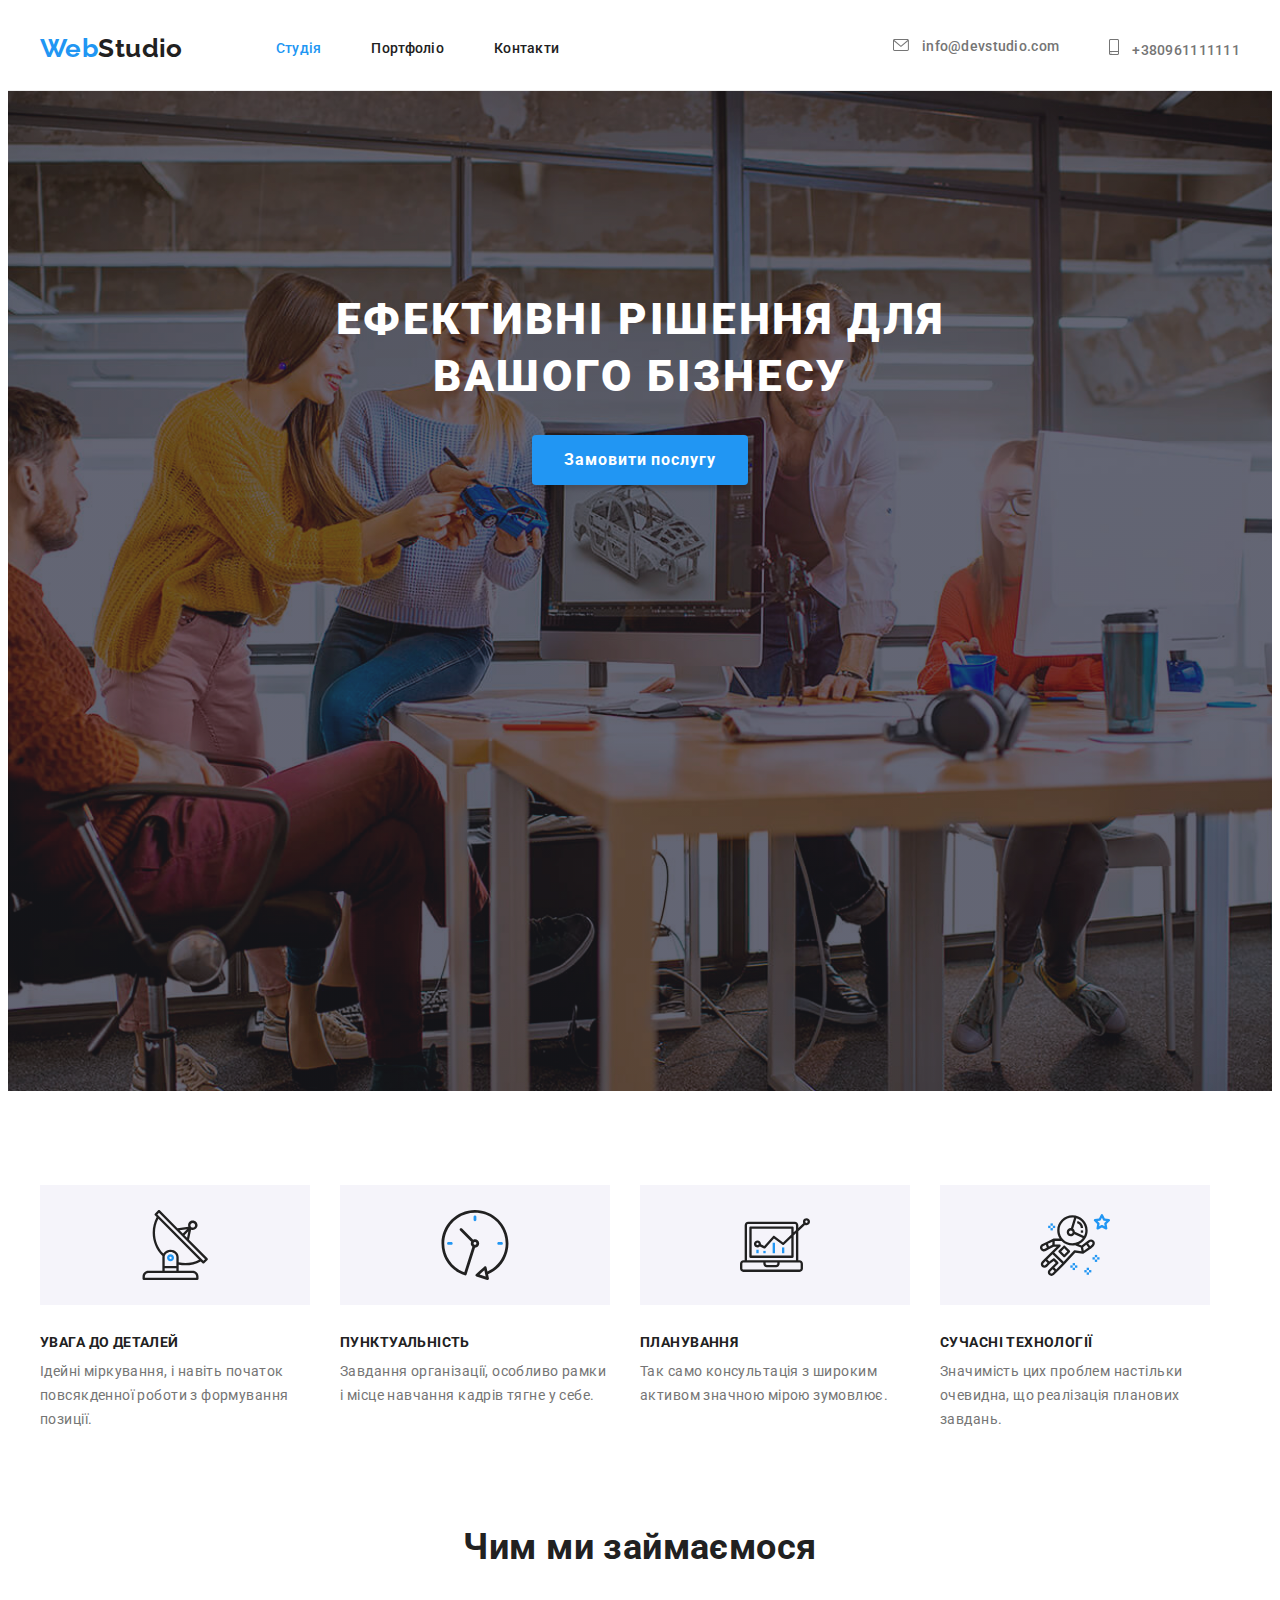
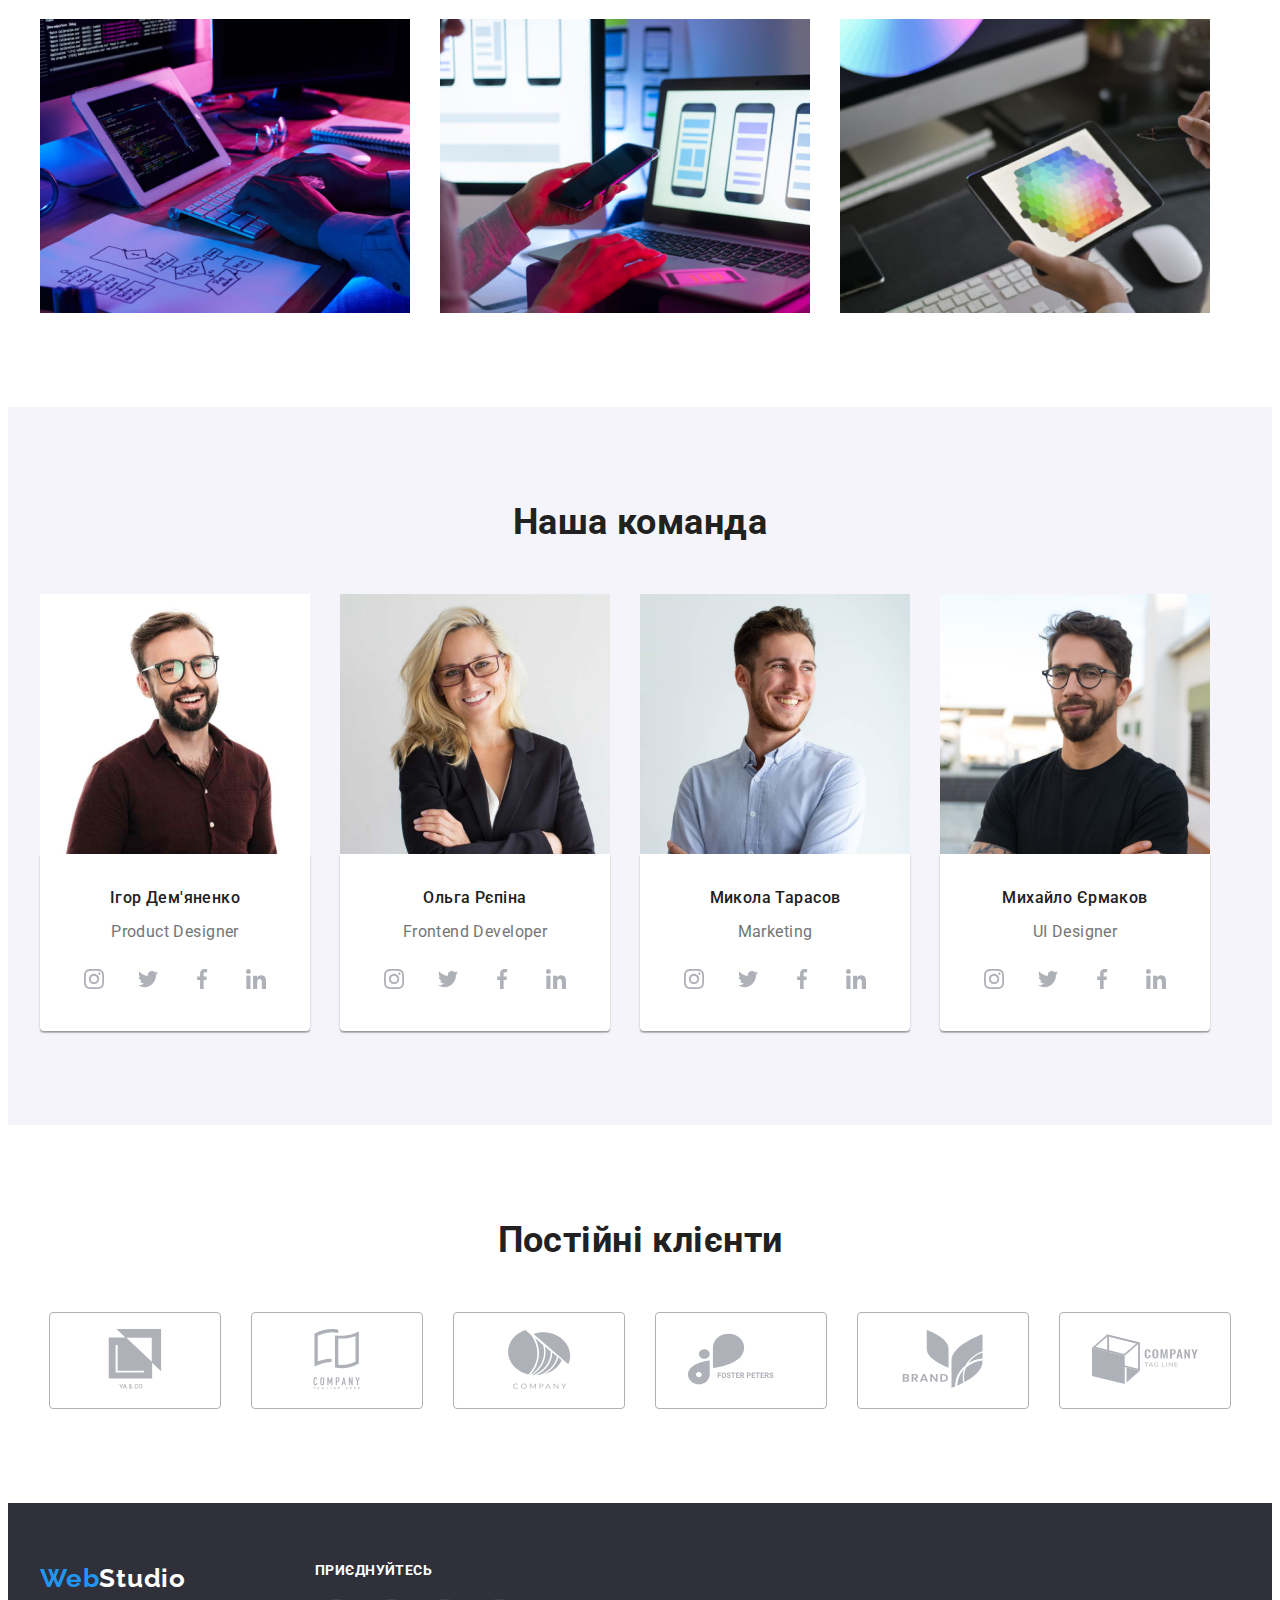
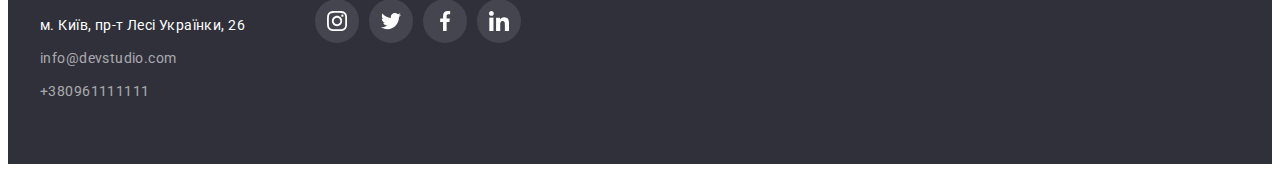
<file: index.html>
<!DOCTYPE html>
<html lang="uk">

<head>
  <meta charset="UTF-8">
  <meta http-equiv="X-UA-Compatible" content="IE=edge">
  <meta name="viewport" content="width=device-width, initial-scale=1.0">
  <title> Студія </title>
  <link href="https://fonts.googleapis.com/css2?family=Raleway:wght@700&family=Roboto:wght@400;500;700;900&display=swap"
    rel="stylesheet">

  <link rel="stylesheet" href="https://cdnjs.cloudflare.com/ajax/libs/modern-normalize/1.1.0/modern-normalize.min.css"
    integrity="sha512-wpPYUAdjBVSE4KJnH1VR1HeZfpl1ub8YT/NKx4PuQ5NmX2tKuGu6U/JRp5y+Y8XG2tV+wKQpNHVUX03MfMFn9Q=="
    crossorigin="anonymous" referrerpolicy="no-referrer" />

  <link rel="stylesheet" href="./CSS/styles.css">
</head>

<body>
  <!--Навігація-->

  <header class="page-header">
    <div class="container header-container">
      <nav class="site-nav">
        <a href="" class="logo-nav"> <span class="web-accent">Web</span>Studio </a>
        <ul class="item-list">
          <li class="item"> <a href="./index.html" class="current-link"> Студія </a> </li>
          <li class="item"> <a href="./portfolio.html" class="link"> Портфоліо </a> </li>
          <li class="item"> <a href="" class="link"> Контакти </a> </li>
        </ul>
      </nav>

      <ul class="contacts-list">
        <li class="step"> <a href="mailto:info@devstudio.com" class="mail-accent">
            <svg class="header-icon" width="16" height="12">
              <use href="./images/icons.svg#icon-envelope-1"> </use>
            </svg> info@devstudio.com </a>
        </li>

        <li class="step"> <a href="tel:+380961111111" class="tel-number">
            <svg class="header-icon" width="10" height="16">
              <use href="./images/icons.svg#icon-smartphone"></use>
            </svg> +380961111111
          </a> </li>
      </ul>
    </div>
  </header>


  <main>
    <!--Шапка-->
    <section class="section hero">
      <h1 class="hero-title"> Ефективні рішення для вашого бізнесу </h1>
      <button type="button" class="hero-button"> Замовити послугу </button>
    </section>

    <!--Особливості-->
    <section class="section section-list">
      <div class="container">
        <h2 hidden> для додавання заголовку h3</h2>
        <ul class="feature-list">
          <li class="feature-item">
            <div class="feature-icon">
              <svg width="70" height="70">
                <use href="./images/icons.svg#icon-sputnik">
                </use>
              </svg>
            </div>
            <h3 class="future-title"> УВАГА ДО ДЕТАЛЕЙ </h3>
            <p class="features-text"> Ідейні міркування, і навіть початок повсякденної роботи з формування позиції.
            </p>

          </li>

          <li class="feature-item">
            <div class="feature-icon">
              <svg width="70" height="70">
                <use href="./images/icons.svg#icon-clock"></use>
              </svg>
            </div>
            <h3 class="future-title"> ПУНКТУАЛЬНІСТЬ</h3>
            <p class="features-text"> Завдання організації, особливо рамки і місце навчання кадрів тягне у себе. </p>


          </li>
          <li class="feature-item">
            <div class="feature-icon">
              <svg width="70" height="70">
                <use href="./images/icons.svg#icon-diagram"> </use>
              </svg>
            </div>
            <h3 class="future-title">ПЛАНУВАННЯ</h3>
            <p class="features-text">Так само консультація з широким активом значною мірою зумовлює.</p>

          </li>

          <li class="feature-item">
            <div class="feature-icon">
              <svg width="70" height="70">
                <use href="./images/icons.svg#icon-astronaut"> </use>
              </svg>
            </div>
            <h3 class="future-title"> СУЧАСНІ ТЕХНОЛОГІЇ</h3>
            <p class="features-text"> Значимість цих проблем настільки очевидна, що реалізація планових завдань. </p>

          </li>
        </ul>
      </div>
    </section>

    <section class="section section-work">
      <div class="container">
        <h2 class="section-title">Чим ми займаємося</h2>
        <ul class="work-list">
          <li class="work-item"> <a href=""> <img src="./images/img1.jpg" alt="Клавіатура" height="294" width="370">
            </a> </li>
          <li class="work-item"> <a href=""> <img src="./images/img2.jpg" alt="Телефон" height="294" width="370"> </a>
          </li>
          <li class="work-item"> <a href=""> <img src="./images/img3.jpg" alt="Планшет" height="294" width="370"> </a>
          </li>
        </ul>
      </div>
    </section>

    <!-- Наша команда -->
    <section class="section our-team">
      <div class="container">
        <h2 class="section-title"> Наша команда </h2>
        <ul class="team-style">
          <li class="team-item">
            <img src="./images/IgorD1.jpg" alt="Ігор_Демяненко" width="270" height="260">
            <div class="team-workers">
              <h3 class="team-worker">Ігор Дем'яненко </h3>
              <p class="team-job"> Product Designer</p>

              <ul class="social-network-list">
                <li class="network-list">
                  <a href="" class="network-link">
                    <svg class="network-icon" width="20" height="20">
                      <use href="./images/icons.svg#icon-instagram"> </use>
                    </svg>
                  </a>
                </li>

                <li class="network-list">
                  <a href="" class="network-link">
                    <svg class="network-icon" width="20" height="20">
                      <use href="./images/icons.svg#icon-twitter"> </use>
                    </svg>
                  </a>
                </li>

                <li class="network-list">
                  <a href="" class="network-link">
                    <svg class="network-icon" width="20" height="20">
                      <use href="./images/icons.svg#icon-facebook"> </use>
                    </svg>
                  </a>
                </li>

                <li class="network-list">
                  <a href="" class="network-link">
                    <svg class="network-icon" width="20" height="20">
                      <use href="./images/icons.svg#icon-linkedin"> </use>
                    </svg>
                  </a>
                </li>
              </ul>
            </div>
          </li>

          <li class="team-item">
            <img src="./images/OlgaR2.jpg" alt="Ольга_Демяненко" width="270" height="260">
            <div class="team-workers">
              <h3 class="team-worker"> Ольга Рєпіна </h3>
              <p class="team-job">Frontend Developer</p>
              <ul class="social-network-list">
                <li class="network-list">
                  <a href="" class="network-link">
                    <svg class="network-icon" width="20" height="20">
                      <use href="./images/icons.svg#icon-instagram"> </use>
                    </svg>
                  </a>
                </li>

                <li class="network-list">
                  <a href="" class="network-link">
                    <svg class="network-icon" width="20" height="20">
                      <use href="./images/icons.svg#icon-twitter"> </use>
                    </svg>
                  </a>
                </li>

                <li class="network-list">
                  <a href="" class="network-link">
                    <svg class="network-icon" width="20" height="20">
                      <use href="./images/icons.svg#icon-facebook"> </use>
                    </svg>
                  </a>
                </li>

                <li class="network-list">
                  <a href="" class="network-link">
                    <svg class="network-icon" width="20" height="20">
                      <use href="./images/icons.svg#icon-linkedin"> </use>
                    </svg>
                  </a>
                </li>
              </ul>

            </div>
          </li>

          <li class="team-item">
            <img src="./images/MykT3.jpg" alt="Микола_Тарасенко" width="270" height="260">
            <div class="team-workers">
              <h3 class="team-worker"> Микола Тарасов </h3>
              <p class="team-job">Marketing</p>
              <ul class="social-network-list">
                <li class="network-list">
                  <a href="" class="network-link">
                    <svg class="network-icon" width="20" height="20">
                      <use href="./images/icons.svg#icon-instagram"> </use>
                    </svg>
                  </a>
                </li>

                <li class="network-list">
                  <a href="" class="network-link">
                    <svg class="network-icon" width="20" height="20">
                      <use href="./images/icons.svg#icon-twitter"> </use>
                    </svg>
                  </a>
                </li>

                <li class="network-list">
                  <a href="" class="network-link">
                    <svg class="network-icon" width="20" height="20">
                      <use href="./images/icons.svg#icon-facebook"> </use>
                    </svg>
                  </a>
                </li>

                <li class="network-list">
                  <a href="" class="network-link">
                    <svg class="network-icon" width="20" height="20">
                      <use href="./images/icons.svg#icon-linkedin"> </use>
                    </svg>
                  </a>
                </li>
              </ul>

            </div>
          </li>

          <li class="team-item">
            <img src="./images/Мyhaylo4.jpg" alt="МИхайло_Єрмаков" width="270" height="260">
            <div class="team-workers">
              <h3 class="team-worker"> Михайло Єрмаков </h3>
              <p class="team-job">UI Designer</p>

              <ul class="social-network-list">
                <li class="network-list">
                  <a href="" class="network-link">
                    <svg class="network-icon" width="20" height="20">
                      <use href="./images/icons.svg#icon-instagram"> </use>
                    </svg>
                  </a>
                </li>

                <li class="network-list">
                  <a href="" class="network-link">
                    <svg class="network-icon" width="20" height="20">
                      <use href="./images/icons.svg#icon-twitter"> </use>
                    </svg>
                  </a>
                </li>

                <li class="network-list">
                  <a href="" class="network-link">
                    <svg class="network-icon" width="20" height="20">
                      <use href="./images/icons.svg#icon-facebook"> </use>
                    </svg>
                  </a>
                </li>

                <li class="network-list">
                  <a href="" class="network-link">
                    <svg class="network-icon" width="20" height="20">
                      <use href="./images/icons.svg#icon-linkedin"> </use>
                    </svg>
                  </a>
                </li>
              </ul>

            </div>
          </li>
        </ul>
      </div>
    </section>

    <!--НАШІ КЛІЄНТИ-->

    <section class="clients-section section">
      <div class="container">
        <h2 class="clients-title">Постійні клієнти</h2>
        <ul class="clients-list">
          <li class="clients-item">
            <a class="clients-link" href="">
              <svg class="clients-icon" width="106" height="60">
                <use href="./images/icons.svg#icon-group-1"></use>
              </svg>
            </a>
          </li>
          <li class="clients-item">
            <a class="clients-link" href="">
              <svg class="clients-icon" width="106" height="60">
                <use href="./images/icons.svg#icon-group-2"></use>
              </svg>
            </a>
          </li>
          <li class="clients-item">
            <a class="clients-link" href="">
              <svg class="clients-icon" width="106" height="60">
                <use href="./images/icons.svg#icon-group-3"></use>
              </svg>
            </a>
          </li>
          <li class="clients-item">
            <a class="clients-link" href="">
              <svg class="clients-icon" width="106" height="60">
                <use href="./images/icons.svg#icon-group-4"></use>
              </svg>
            </a>
          </li>
          <li class="clients-item">
            <a class="clients-link" href="">
              <svg class="clients-icon" width="106" height="60">
                <use href="./images/icons.svg#icon-group-5"></use>
              </svg>
            </a>
          </li>
          <li class="clients-item">
            <a class="clients-link" href="">
              <svg class="clients-icon" width="106" height="60">
                <use href="./images/icons.svg#icon-group-6"></use>
              </svg>
            </a>
          </li>
        </ul>

      </div>
  </main>

  <!--Футер-->
  <footer class="footer">
    <div class="container">
      <div class="footer-left">
      
          <a href="./index.html" class="logo-foot"> <span class="web-accent">Web</span>Studio </a>
       
        <address class="footer-contacts">
          <ul class="contacts-box">
            <li class="footer-contact-item"> <a href="https://goo.gl/maps/c17dUtmcHRf1ZoTh7" class="place"> м. Київ,
                пр-т
                Лесі Українки,
                26 </a>
            </li>

            <li li class="footer-contact-item"> <a href="mailto:info@devstudio.com " class="mail"> info@devstudio.com
              </a>
            </li>

            <li li class="footer-contact-item"> <a href="tel:+380961111111" class="number">+380961111111</a> </li>
          </ul>
        </address>
      </div>

      <div class="footer-right">
        <p class="social-title">приєднуйтесь</p>
        <ul class="social-list">
          <li class="network-list"><a class="network-link" href="">
              <svg class="network-icon" width="20" height="20">
                <use href="./images/icons.svg#icon-instagram"></use>
              </svg>
            </a></li>
          <li class="network-list"><a class="network-link" href="">
              <svg class="network-icon" width="20" height="20">
                <use href="./images/icons.svg#icon-twitter"></use>
              </svg>
            </a></li>
          <li class="network-list"><a class="network-link" href="">
              <svg class="network-icon" width="20" height="20">
                <use href="./images/icons.svg#icon-facebook"></use>
              </svg>
            </a></li>
          <li class="network-list"><a class="network-link" href="">
              <svg class="network-icon" width="20" height="20">
                <use href="./images/icons.svg#icon-linkedin"></use>
              </svg>
            </a></li>
        </ul>
      </div>


    </div>
  </footer>
</body>

</html>
</file>
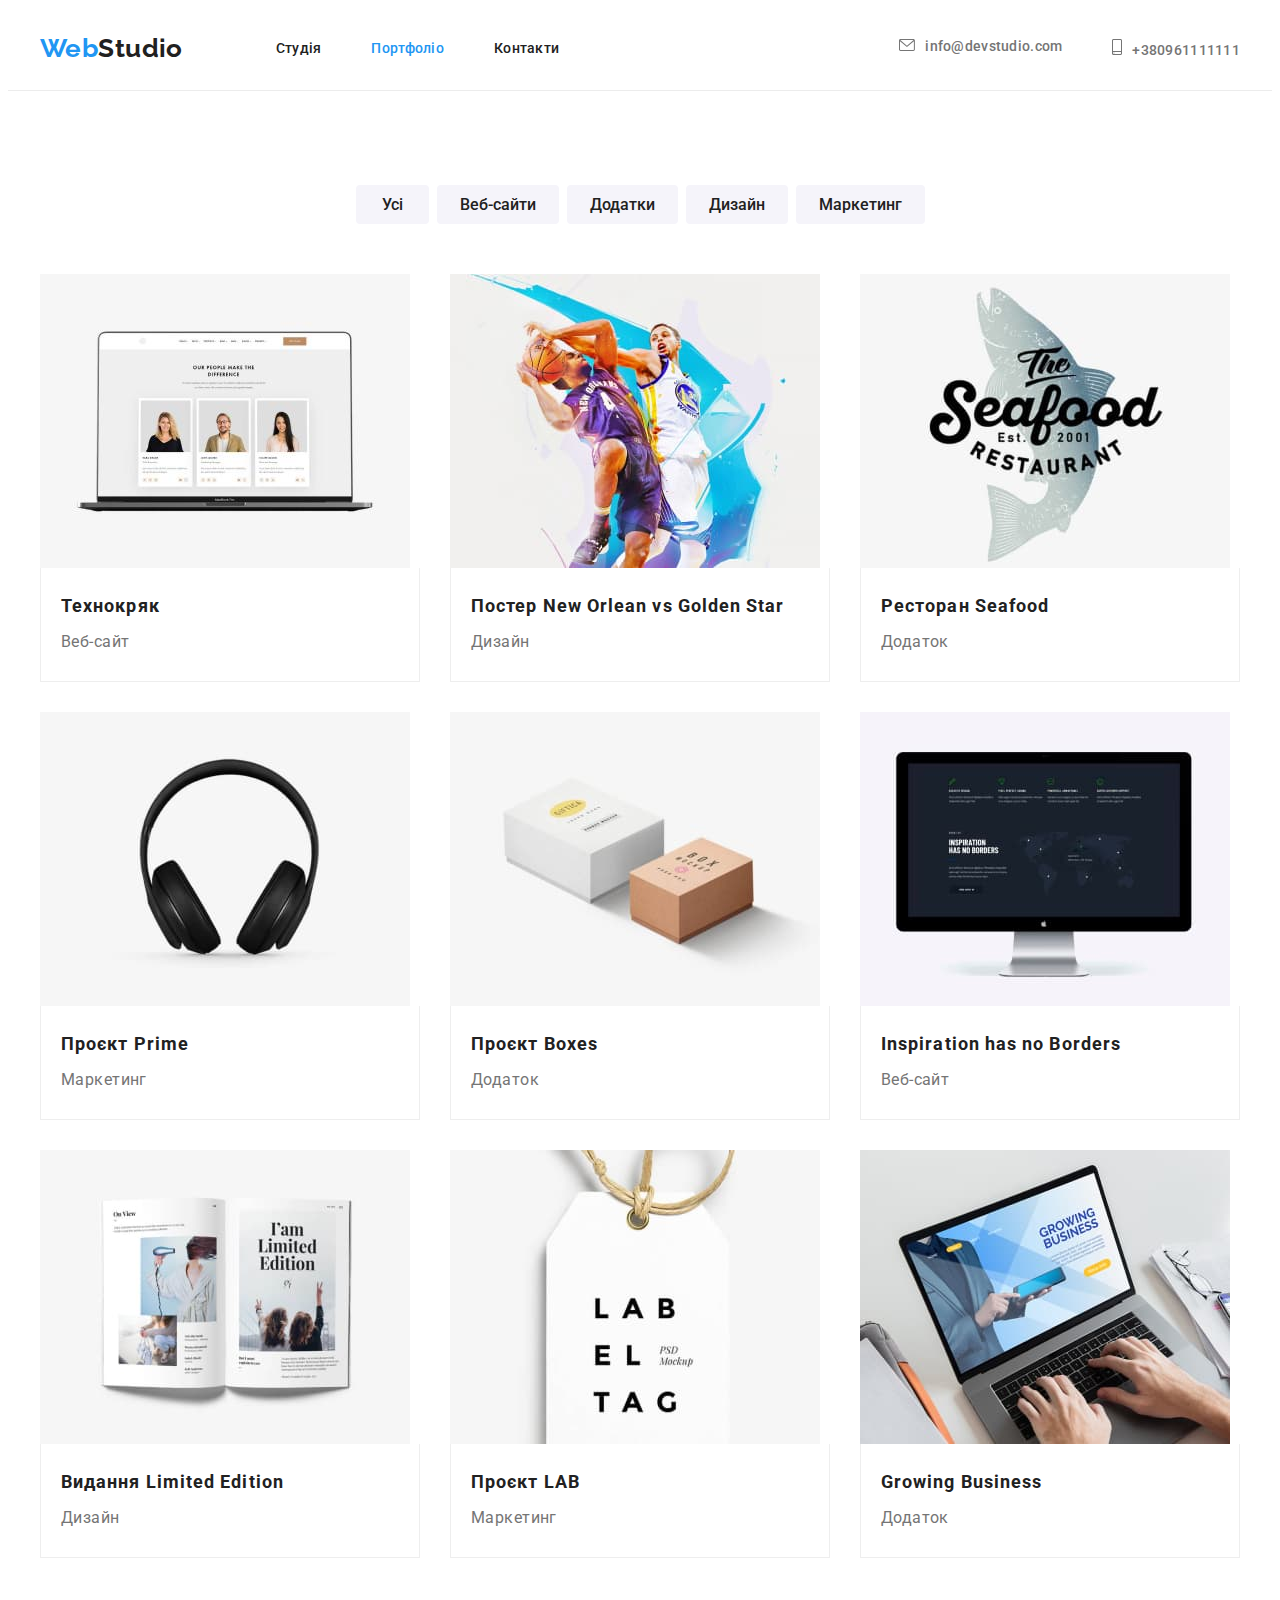
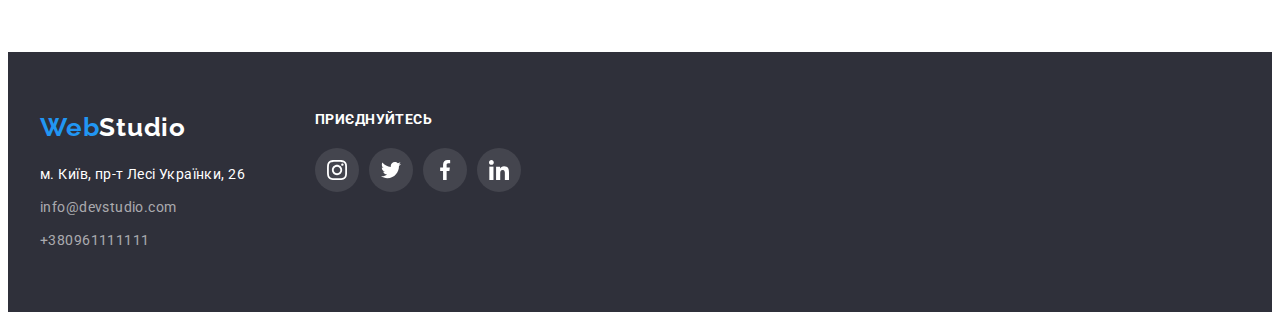
<file: portfolio.html>
<!DOCTYPE html>
<html lang="uk">

<head>
  <meta charset="UTF-8">
  <meta http-equiv="X-UA-Compatible" content="IE=edge">
  <meta name="viewport" content="width=device-width, initial-scale=1.0">
  <title>Портфоліо </title>
  <link href="https://fonts.googleapis.com/css2?family=Raleway:wght@700&family=Roboto:wght@400;500;700;900&display=swap"
    rel="stylesheet">

  <link rel="stylesheet" href="https://cdnjs.cloudflare.com/ajax/libs/modern-normalize/1.1.0/modern-normalize.min.css"
    integrity="sha512-wpPYUAdjBVSE4KJnH1VR1HeZfpl1ub8YT/NKx4PuQ5NmX2tKuGu6U/JRp5y+Y8XG2tV+wKQpNHVUX03MfMFn9Q=="
    crossorigin="anonymous" referrerpolicy="no-referrer" />

  <link rel="stylesheet" href="./CSS/styles.css">
</head>

<body>
  <!--Навігація-->

  <header class="page-header">
    <div class="container header-container">
      <nav class="site-nav">
        <a href="" class="logo-nav"> <span class="web-accent">Web</span>Studio </a>
        <ul class="item-list">
          <li class="item"> <a href="./index.html" class="link"> Студія </a> </li>
          <li class="item"> <a href="./portfolio.html" class="current-link"> Портфоліо </a> </li>
          <li class="item"> <a href="" class="link"> Контакти </a> </li>
        </ul>
      </nav>

      <ul class="contacts-list">
        <li class="step"> <a href="mailto:info@devstudio.com" class="mail-accent">
            <svg class="header-icon" width="16" height="12">
              <use href="./images/icons.svg#icon-envelope-1"> </use>
            </svg>info@devstudio.com</a>
        </li>

        <li class="step"> <a href="tel:+380961111111" class="tel-number">
            <svg class="header-icon" width="10" height="16">
              <use href="./images/icons.svg#icon-smartphone"></use>
            </svg>+380961111111</a>
        </li>
      </ul>
    </div>
  </header>


  <main>

    <h1 hidden>Прихований</h1>
    <h2 hidden> Прихований </h2>

    <!--Фільтр-->
    <section class="section portfolio-section">
      <div class="container">
        <ul class="button-list">
          <li class="button-item"> <button type="button" class="filtr-butt"> Усі </button> </li>
          <li class="button-item"> <button type="button" class="filtr-butt"> Веб-сайти </button> </li>
          <li class="button-item"> <button type="button" class="filtr-butt"> Додатки </button> </li>
          <li class="button-item"> <button type="button" class="filtr-butt"> Дизайн </button> </li>
          <li class="button-item"> <button type="button" class="filtr-butt"> Маркетинг </button> </li>
        </ul>

        <ul class="portfolio">
          <li class="portfolio-img">
            <a href="" class="portfolio-link">
              <img src="./images/our-people1.jpg" alt="троє_людей" width="370" height="294">
              <div class="portfolio-description">
                <h3 class="portfolio-title"> Технокряк </h3>
                <p class="description"> Веб-сайт </p>
              </div>
            </a>

          </li>

          <li class="portfolio-img">
            <a href="" class="portfolio-link">
              <img src="./images/basketboall2.jpg" alt="баскетболісти" width="370" height="294">
              <div class="portfolio-description">
                <h3 class="portfolio-title"> Постер New Orlean vs Golden Star </h3>
                <p class="description"> Дизайн </p>
              </div>
            </a>
          </li>

          <li class="portfolio-img">
            <a href="" class="portfolio-link">
              <img src="./images/seafood3.jpg" alt="шрифт" width="370" height="294">
              <div class="portfolio-description">
                <h3 class="portfolio-title"> Ресторан Seafood </h3>
                <p class="description"> Додаток </p>
              </div>
            </a>
          </li>

          <li class="portfolio-img">
            <a href="" class="portfolio-link">
              <img src="./images/headphone1.jpg" alt="навушники" width="370" height="294">
              <div class="portfolio-description">
                <h3 class="portfolio-title"> Проєкт Prime </h3>
                <p class="description"> Маркетинг</p>
              </div>
            </a>
          </li>

          <li class="portfolio-img">
            <a href="" class="portfolio-link">
              <img src="./images/boxes2.jpg" alt="коробочки" width="370" height="294">
              <div class="portfolio-description">
                <h3 class="portfolio-title"> Проєкт Boxes </h3>
                <p class="description"> Додаток </p>
              </div>
            </a>
          </li>

          <li class="portfolio-img">
            <a href="" class="portfolio-link">
              <img src="./images/monitor3.jpg" alt="монітор" width="370" height="294">
              <div class="portfolio-description">
                <h3 class="portfolio-title">Inspiration has no Borders</h3>
                <p class="description"> Веб-сайт </p>

              </div>
            </a>
          </li>

          <li class="portfolio-img">
            <a href="" class="portfolio-link">
              <img src="./images/magazine1.jpg" alt="журнал" width="370" height="294">
              <div class="portfolio-description">
                <h3 class="portfolio-title"> Видання Limited Edition </h3>
                <p class="description"> Дизайн </p>

              </div>
            </a>
          </li>

          <li class="portfolio-img">
            <a href="" class="portfolio-link">
              <img src="./images/lab2.jpg" alt="текст" width="370" height="294">
              <div class="portfolio-description">
                <h3 class="portfolio-title"> Проєкт LAB </h3>
                <p class="description">Маркетинг </p>

              </div>
            </a>
          </li>

          <li class="portfolio-img">
            <a href="" class="portfolio-link">
              <img src="./images/writing3.jpg" alt="друк на ноуті" width="370" height="294">
              <div class="portfolio-description">
                <h3 class="portfolio-title">Growing Business </h3>
                <p class="description">Додаток </p>

              </div>
            </a>
          </li>
        </ul>
      </div>
      </div>
    </section>

  </main>

  <!--Футер-->
  <footer class="footer">
    <div class="container">
      <div class="footer-left">
        <div class="footer-logo">
          <a href="./index.html" class="logo-foot"> <span class="web-accent">Web</span>Studio </a>
        </div>
        <address class="footer-contacts">
          <ul class="contacts-box">
            <li class="footer-contact-item"> <a href="https://goo.gl/maps/c17dUtmcHRf1ZoTh7" class="place"> м. Київ,
                пр-т
                Лесі Українки,
                26 </a>
            </li>

            <li li class="footer-contact-item"> <a href="mailto:info@devstudio.com " class="mail"> info@devstudio.com
              </a>
            </li>

            <li li class="footer-contact-item"> <a href="tel:+380961111111" class="number">+380961111111</a> </li>
          </ul>
        </address>
      </div>

      <div class="footer-right">
        <p class="social-title">приєднуйтесь</p>
        <ul class="social-list">
          <li class="network-list"><a class="network-link" href="">
              <svg class="network-icon" width="20" height="20">
                <use href="./images/icons.svg#icon-instagram"></use>
              </svg>
            </a></li>
          <li class="network-list"><a class="network-link" href="">
              <svg class="network-icon" width="20" height="20">
                <use href="./images/icons.svg#icon-twitter"></use>
              </svg>
            </a></li>
          <li class="network-list"><a class="network-link" href="">
              <svg class="network-icon" width="20" height="20">
                <use href="./images/icons.svg#icon-facebook"></use>
              </svg>
            </a></li>
          <li class="network-list"><a class="network-link" href="">
              <svg class="network-icon" width="20" height="20">
                <use href="./images/icons.svg#icon-linkedin"></use>
              </svg>
            </a></li>
        </ul>
      </div>
    </div>
  </footer>

</body>

</html>
</file>
<file: CSS/styles.css>
:root {
  --primary-text-color: #757575;
  --title-text-color: #212121;
  --accent-color: #2196F3;
  --primary-white-color: #ffffff;
  --header-icon-color: #757575;
  --big-icon-color: #AFB1B8;
  --social-network-color: #AFB1B8;
  --borer-color: #AFB1B8;
}

/* Загальні оформлення */
body {
  font-family: 'Roboto', sans-serif;
  font-size: 14px;
  letter-spacing: 0.03em;
  background-color: white;
  color: var(--primary-text-color);
}

ul {
  list-style: none;
}

img {
  display: block;
  max-width: 100%;
}

h1,
h2,
h3,
h4,
h5,
h6,
p,
ul {
  margin: 0;
  padding: 0;
}

.visually-hidden {
  position: absolute;
  white-space: nowrap;
  width: 1px;
  height: 1px;
  overflow: hidden;
  border: 0;
  padding: 0;
  clip: rect(0 0 0 0);
  clip-path: inset(50%);
  margin: -1px;
}


/* Навігація */

.container {
  width: 1200px;
  padding: 0 15px;
  margin-left: auto;
  margin-right: auto;
}

.section {
  padding-top: 94px;
  padding-bottom: 94px;
}


.header-container {
  display: flex;
  align-items: center;
}

.page-header {
  border-bottom: 1px solid #ECECEC;
}

.site-nav {
  display: flex;
  align-items: center;
}



.logo-nav {
  display: block;
  padding-top: 24px;
  padding-bottom: 24px;
  margin-right: 93px;
}

.site-nav .logo-nav {
  font-family: 'Raleway';
  text-decoration: none;
  color: var(--title-text-color);
  font-size: 26px;
  line-height: 1.3;
  font-weight: 700;
}


.item-list {
  display: flex;
}


.item-list .item:not(:last-child) {
  margin-right: 50px;
}



.site-nav .web-accent {
  color: var(--accent-color);
}

.site-nav .link,
.current-link {
  display: block;
  text-decoration: none;
  color: var(--title-text-color);
  font-size: 14px;
  line-height: 1.1;
  letter-spacing: 0.02em;
  font-weight: 500;
}

.site-nav .link:hover,
.site-nav .link:focus {
  color: var(--accent-color);
}

.current-link {
  text-decoration: none;
  color: var(--accent-color);
  font-size: 14px;
  line-height: 1.1;
  letter-spacing: 0.02em;
  font-weight: 500;
}

.current-link:hover,
.current-link:focus {
  color: var(--accent-color);
}


.contacts-list {
  display: flex;
  margin-left: auto;
}

.header-icon {
  fill: currentColor;
  margin-right: 10px;
}

.contacts-list .mail-accent,
.tel-number {
  display: block;
  margin-right: 50px;
}

.mail-accent:hover,
.mail-accent:focus {
  color: var(--accent-color)
}

.tel-number,
.mail-accent {
  text-decoration: none;
  color: var(--primary-text-color);
  font-size: 14px;
  line-height: 1.1;
  letter-spacing: 0.02em;
  font-weight: 500;
  margin-right: 0px;
}

.tel-number:hover,
.tel-number:focus {
  color: var(--accent-color)
}



/* Шапка */
.hero {
  padding: 200px 0;
  height: 600px;
  max-width: 1600px;
  margin-left: auto;
  margin-right: auto;
  background-color: #2F303A;
  background-image: linear-gradient(rgba(47, 48, 58, 0.4),
      rgba(47, 48, 58, 0.4)),
    url(../images/img-hero2.jpg);

  background-repeat: no-repeat;
  background-size: cover;
  background-position: center center;
  text-align: center;

  color: var(--primary-white-color);
}

.hero-title {
  max-width: 696px;
  margin-right: auto;
  margin-left: auto;
  margin-bottom: 30px;


  font-family: 'Roboto';
  font-weight: 900;
  font-size: 44px;
  line-height: 1.3;
  text-align: center;
  letter-spacing: 0.06em;
  text-transform: uppercase;
}

.hero-button {
  min-width: 216px;
  height: 50px;
  margin-right: auto;
  margin-left: auto;


  font-family: 'Roboto';
  color: var(--primary-white-color);
  background-color: var(--accent-color);
  box-shadow: 0px 4px 4px rgba(0, 0, 0, 0.15);
  border: none;
  border-radius: 4px;
  cursor: pointer;
  font-weight: 700;
  font-size: 16px;
  line-height: 1.8;
  letter-spacing: 0.06em;
}

.hero-button:focus {
  background-color: 188CE8;
}

.hero-button:hover {
  background-color: #188ce8;
}


/* <!--Особливості--> */

.feature-list {
  display: flex;
}

.feature-icon {
  display: flex;
  align-items: center;
  justify-content: center;
  width: 270px;
  height: 120px;
  margin-bottom: 30px;
  background-color: #F5F4FA;
}


.feature-item:not(:last-child) {
  margin-right: 30px;
}

.features-text {
  max-width: 270px;
  font-size: 14px;
  line-height: 1.71;
  color: var(--primary-text-color);
}


.section-list .future-title {
  margin-bottom: 10px;

  color: var(--title-text-color);
  font-weight: 700;
  font-size: 14px;
  line-height: 1.1;
  letter-spacing: 0.03em;
  text-transform: uppercase;
}



/* Чим ми займаємось */

.section-work {
  padding-top: 0px;
  padding-bottom: 94px;
}

.section-title {
  color: var(--title-text-color);
  font-size: 36px;
  line-height: 1.2;
  text-align: center;
}


.work-list {
  display: flex;
}

.section-title {
  margin-bottom: 50px;
}

.work-item:not(:last-child) {
  margin-right: 30px;
  max-width: 370px;
}

/* Наша команда */

.team-style {
  display: flex;
}

.our-team {
  margin-left: auto;
  margin-right: auto;
  background-color: #F5F4FA;
}

.team-item:not(:last-child) {
  margin-right: 30px;
}

.our-team .team-worker {
  margin-bottom: 10px;

  color: var(--title-text-color);
  font-size: 16px;
  font-weight: 500;
  line-height: 1.7;
  text-align: center;
}

.team-item:not(:last-child) {
  margin-right: 30px;
}

.team-workers {
  padding-top: 30px;
  padding-bottom: 30px;
  background-color: var(--primary-white-color);
  box-shadow: 0px 1px 3px rgba(0, 0, 0, 0.12),
    0px 1px 1px rgba(0, 0, 0, 0.14),
    0px 2px 1px rgba(0, 0, 0, 0.2);
  border-bottom-left-radius: 4px;
  border-bottom-right-radius: 4px;
}

.team-job {
  font-family: 'Roboto';
  font-style: normal;
  font-size: 16px;
  line-height: 1.2;
  text-align: center;
  margin-bottom: 16px;
}

/* ІКОНКИ */
.social-network-list {
  display: flex;
  align-items: baseline;
  justify-content: center;
}

.network-list:not(:first-child) {
  margin-left: 10px;
}

.network-link {
  display: flex;
  padding: 0px;
  align-items: center;
  justify-content: center;
  width: 100%;
  height: 100%;
  border-radius: 50%;
}

.network-icon {
  fill: var(--social-network-color);
}


.network-list {
  display: flex;
  width: 44px;
  height: 44px;
  border-radius: 50%;
}

.network-link:hover,
.network-link:focus {
  background-color: var(--accent-color);
}

.network-link:hover .network-icon,
.network-link:focus .network-icon {
  fill: var(--primary-white-color);
}


.clients-title {
  color: var(--title-text-color);
  font-size: 36px;
  line-height: 1.2;
  text-align: center;
  margin-bottom: 50px;
}

/* НАШІ КІЄНТИ */

.clients-list {
  display: flex;
  justify-content: center;
  align-items: center;
}



.clients-item:not(:last-child) {
  margin-right: 30px;
}

.clients-link {
  display: block;
  padding: 16px 32px;
  border: 1px solid #AFB1B8;
  border-radius: 4px;
}

.clients-icon {
  fill: var(--big-icon-color);
}

.clients-link:hover,
.clients-link:focus {
  border-color: var(--borer-color);
}

.clients-link:hover .clients-icon,
.clients-link:focus .clients-icon {
  fill: var(--accent-color);
}




/* <!--Футер--> */
.footer {
  display: block;
  padding-top: 60px;
  padding-bottom: 60px;
  /* margin-left: auto;
  margin-right: auto; */
  background-color: #2F303A;
}

.footer .container {
  display: flex;
}

.footer-right {
  display: block;
  align-items: baseline;
  /* align-items: center;
  justify-content: center; */
  margin-left: 70px;
}


.logo-foot {
  display: block;
  font-family: 'Raleway';
  text-decoration: inherit;
  font-weight: 700;
  color: var(--primary-white-color);
  font-size: 26px;
  line-height: 1.2;
  letter-spacing: 0.03em;
}


.logo-foot .web-accent {
  color: var(--accent-color);
}

.footer-contacts {
  display: block;
  margin-top: 20px;
}

.contacts-box {
  display: block;
}

.footer-contact-item,
.footer-contact-item {
  margin-top: 9px;
}


.place {
  display: block;

  font-style: normal;
  text-decoration: none;
  font-family: 'Roboto';
  color: var(--primary-white-color);
  font-size: 14px;
  line-height: 1.7;
}

.mail {
  margin-top: 9px;

  font-style: normal;
  text-decoration: none;
  color: rgba(255, 255, 255, 0.6);
  font-size: 14px;
  line-height: 1.7;
}


.number {
  margin-top: 9px;
  font-style: normal;
  text-decoration: none;
  color: rgba(255, 255, 255, 0.6);
  font-size: 14px;
  line-height: 1.7;
}

.place:hover,
.place:focus,
.mail:hover,
.mail:focus,
.number:hover,
.number:focus {
  color: var(--accent-color);
}

/* ПРИЄДНУЙТЕСЬ */


.social-list {
  display: flex;
  justify-content: center;

}

.social-title {
  display: flex;
  font-size: 14px;
  line-height: 1.14;
  font-weight: 700;
  text-transform: uppercase;
  color: var(--primary-white-color);
  margin-bottom: 20px;
}

.footer .network-link {
  background-color: rgba(255, 255, 255, 0.1);
}

.footer .network-link:hover,
.footer .network-link:focus {
  background-color: var(--accent-color)
}

.footer .network-icon {
  fill: var(--primary-white-color);
}

.footer .network-link:not(:last-child) {
  margin-right: 10px;
}




/*  Портфоліо */



.button-list {
  display: flex;
  justify-content: center;
  margin-bottom: 50px;
}

.button-item:not(:last-child) {
  margin-right: 8px;
}


.button-list .filtr-butt {
  display: inline-block;
  min-width: 73px;
  border-radius: 4px;
  border: 1px solid transparent;
  padding: 6px 22px;

  cursor: pointer;
  font-family: 'Roboto';
  font-style: normal;
  color: var(--title-text-color);
  background-color: #F5F4FA;

  font-weight: 500;
  font-size: 16px;
  line-height: 1.6;
  text-align: center;
  border-radius: 4px;
}

.button-list .filtr-butt:hover,
.button-list .filtr-butt:focus {
  background-color: var(--accent-color);
  color: var(--primary-white-color);
  box-shadow: 0px 3px 1px rgba(0, 0, 0, 0.1), 0px 1px 2px rgba(0, 0, 0, 0.08), 0px 2px 2px rgba(0, 0, 0, 0.12);
}



/* ПОРТФОЛІО */


.portfolio {
  display: flex;
  flex-wrap: wrap;
}

.portfolio-img {
  flex-basis: calc((100% - 60px) / 3);
}

.portfolio-img:not(:nth-child(3n)) {
  margin-right: 30px;
}


.portfolio-img:not(:nth-last-child(-n+3)) {
  margin-bottom: 30px;
}

.portfolio-link {
display: block;
  text-decoration: none;
}

.portfolio-link:hover,
.portfolio-link:focus {
  box-shadow: 0px 1px 1px rgba(0, 0, 0, 0.12), 0px 4px 4px rgba(141, 48, 48, 0.06), 1px 4px 6px rgba(0, 0, 0, 0.16);
}


.portfolio-description {
  border: 1px solid #EEEEEE;
  border-top: transparent;
  padding: 20px 24px 24px 20px;
  text-align: left;
}



.portfolio-title {
  margin-bottom: 4px;
  color: var(--title-text-color);
  font-size: 18px;
  line-height: 2;
  letter-spacing: 0.06em;
}

.description {
  color: var(--primary-text-color);
  font-size: 16px;
  line-height: 1.8;
}
</file>
